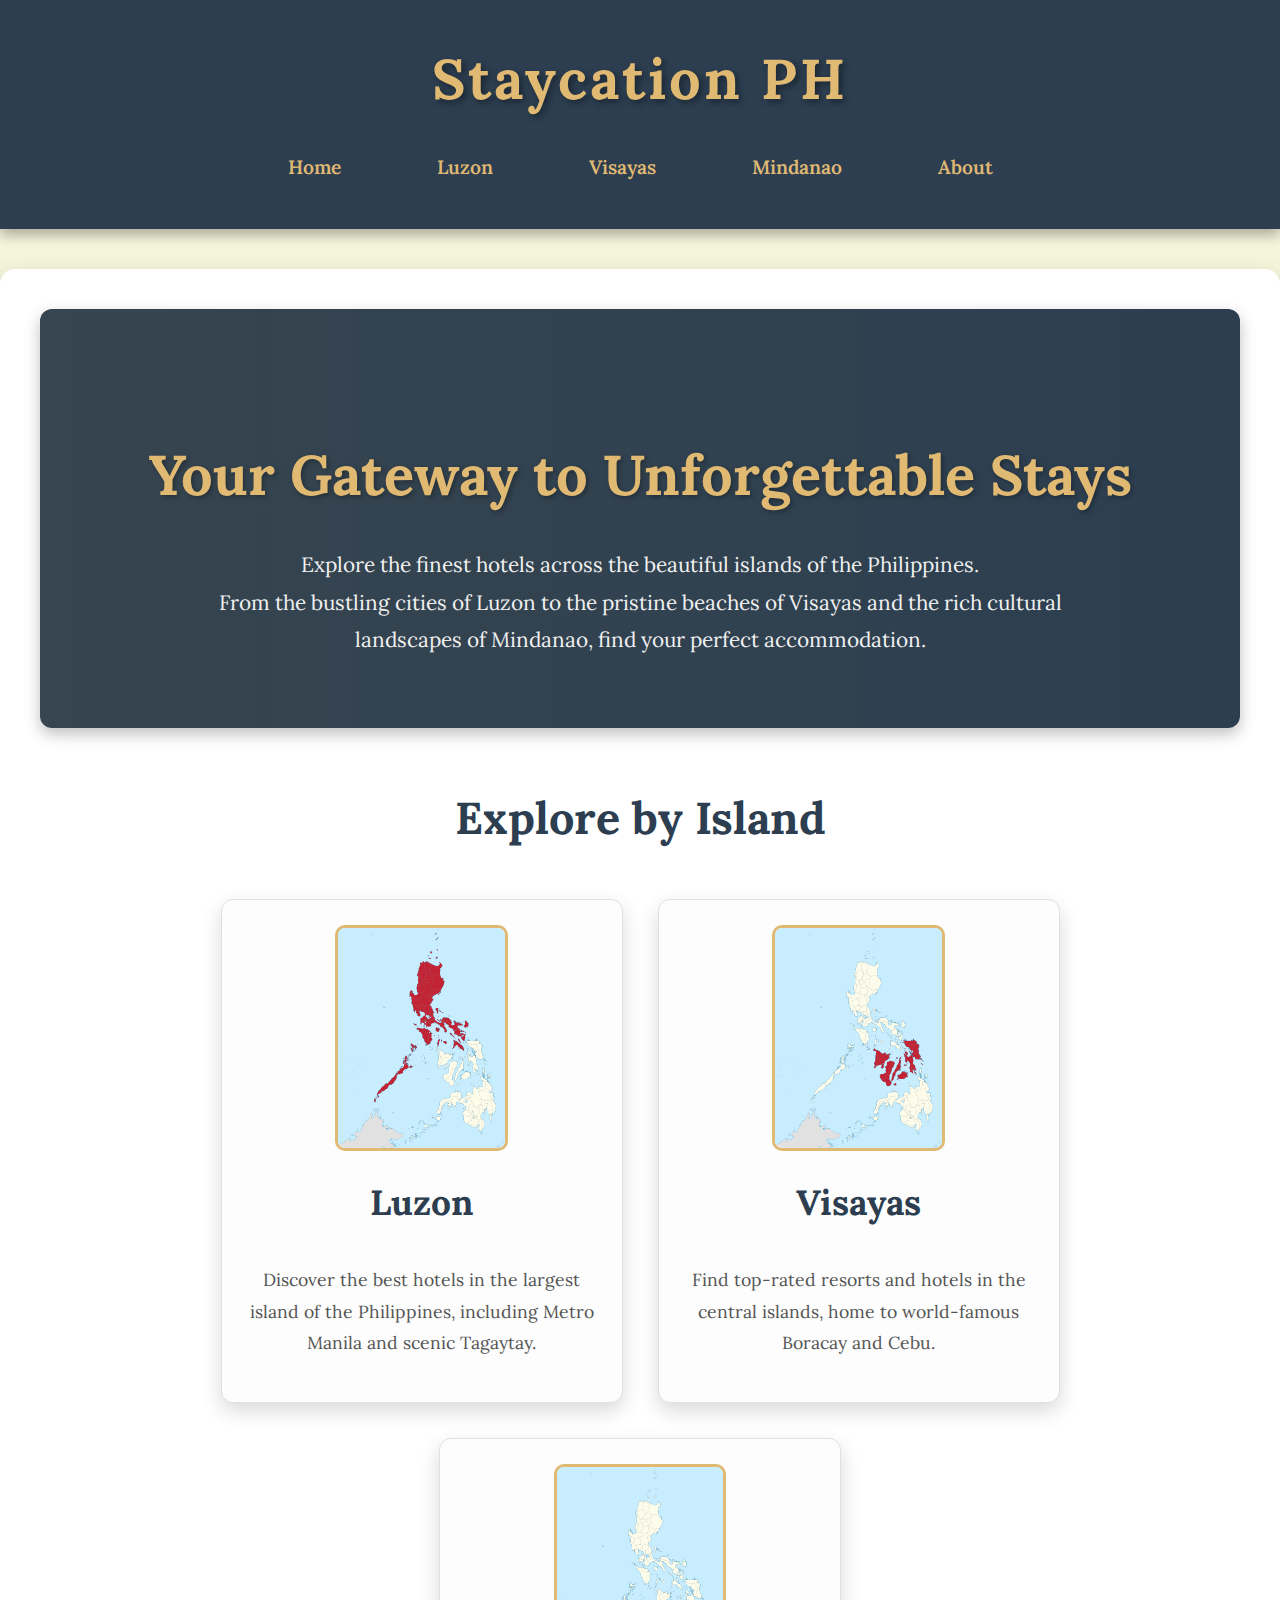
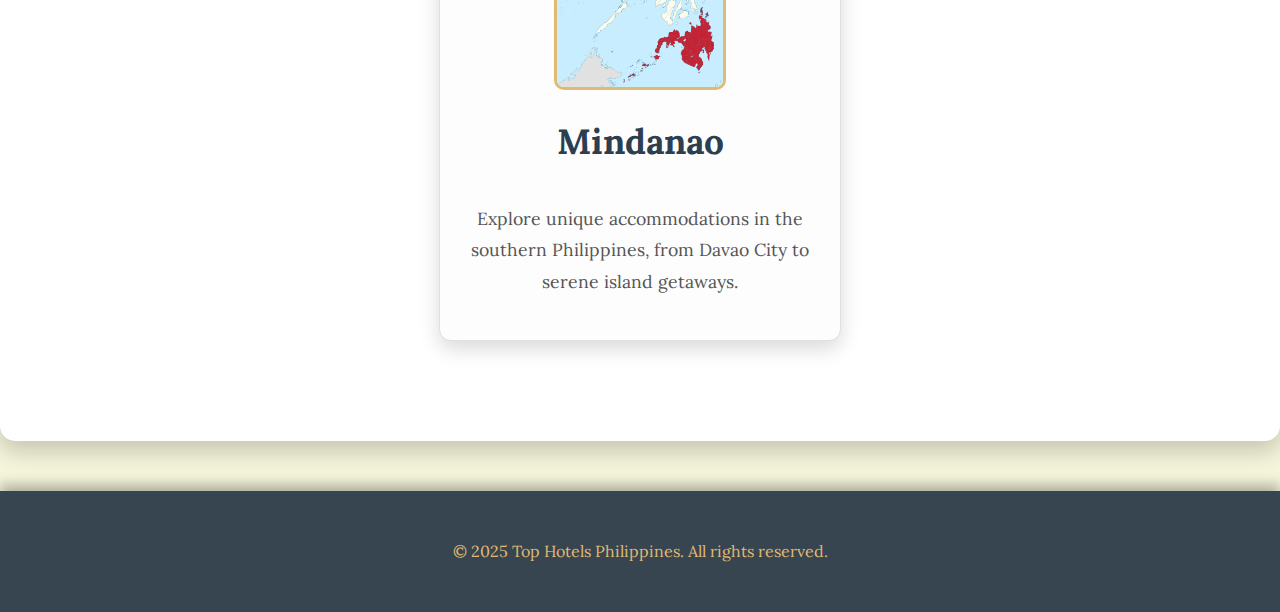
<file: index.html>
<!DOCTYPE html>
<html lang="en">
<head>
    <meta charset="UTF-8">
    <meta name="viewport" content="width=device-width, initial-scale=1.0">
    <title>Staycation PH - Discover Top Hotels</title>
    <link rel="stylesheet" href="style.css">
</head>
<body>
    <header>
        <h1>Staycation PH</h1>
        <nav>
            <ul>
                <li><a href="index.html">Home</a></li>
                <li><a href="luzon.html">Luzon</a></li>
                <li><a href="visayas.html">Visayas</a></li>
                <li><a href="mindanao.html">Mindanao</a></li>
                <li><a href="about.html">About</a></li>
            </ul>
        </nav>
    </header>

    <main>
        <section class="hero">
            <h2>Your Gateway to Unforgettable Stays</h2>
            <p>Explore the finest hotels across the beautiful islands of the Philippines.</p>
            <p>From the bustling cities of Luzon to the pristine beaches of Visayas and the rich cultural landscapes of Mindanao, find your perfect accommodation.</p>
        </section>

        <section class="island-links">
            <h3>Explore by Island</h3>
            <div class="island-cards">
                <a href="luzon.html" class="card">
                    <img src="imgs/Luzon.png" alt="Luzon Island">
                    <h4>Luzon</h4>
                    <p>Discover the best hotels in the largest island of the Philippines, including Metro Manila and scenic Tagaytay.</p>
                </a>
                <a href="visayas.html" class="card">
                    <img src="imgs/Visayas.png" alt="Visayas Islands">
                    <h4>Visayas</h4>
                    <p>Find top-rated resorts and hotels in the central islands, home to world-famous Boracay and Cebu.</p>
                </a>
                <a href="mindanao.html" class="card">
                    <img src="imgs/Mindanao.png" alt="Mindanao Island">
                    <h4>Mindanao</h4>
                    <p>Explore unique accommodations in the southern Philippines, from Davao City to serene island getaways.</p>
                </a>
            </div>
        </section>
    </main>

    <footer>
        <p>&copy; 2025 Top Hotels Philippines. All rights reserved.</p>
    </footer>
</body>
</html>
</file>
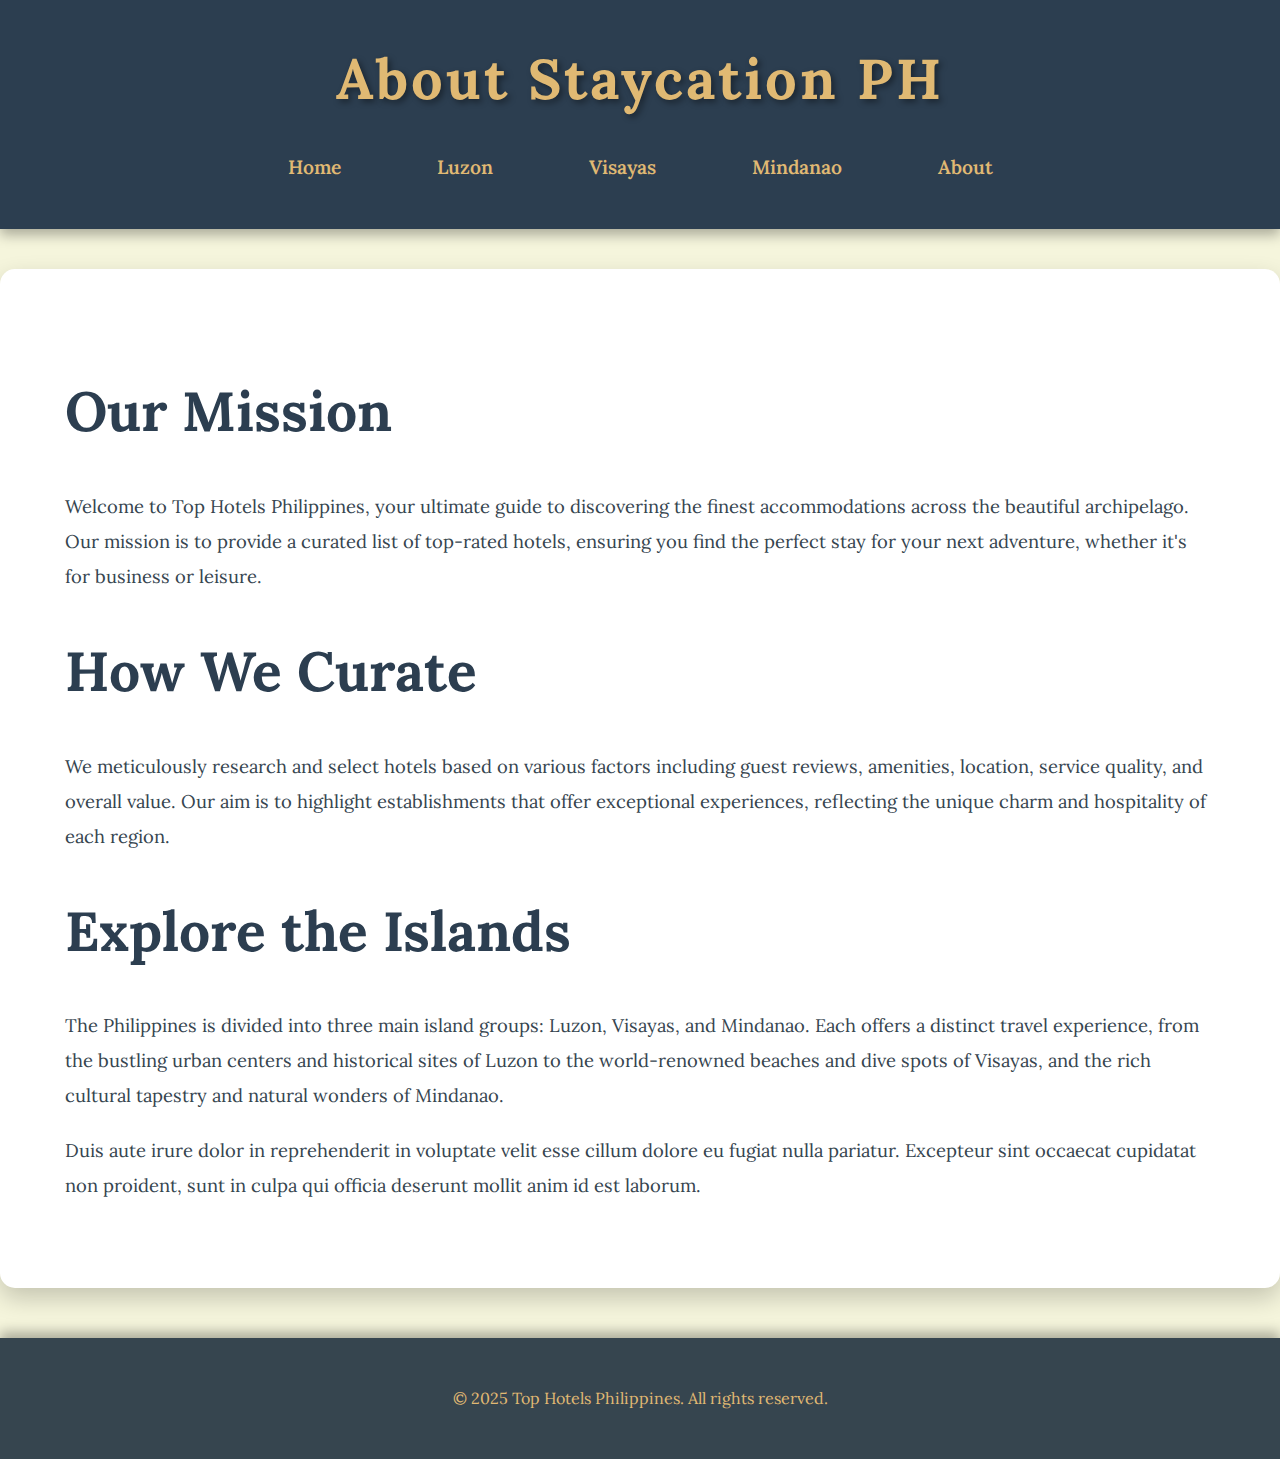
<file: about.html>
<!DOCTYPE html>
<html lang="en">
<head>
    <meta charset="UTF-8">
    <meta name="viewport" content="width=device-width, initial-scale=1.0">
    <title>About Staycation PH</title>
    <link rel="stylesheet" href="style.css">
</head>
<body>
    <header>
        <h1>About Staycation PH</h1>
        <nav>
            <ul>
                <li><a href="index.html">Home</a></li>
                <li><a href="luzon.html">Luzon</a></li>
                <li><a href="visayas.html">Visayas</a></li>
                <li><a href="mindanao.html">Mindanao</a></li>
                <li><a href="about.html">About</a></li>
            </ul>
        </nav>
    </header>

    <main>
        <section class="about-content">
            <h2>Our Mission</h2>
            <p>Welcome to Top Hotels Philippines, your ultimate guide to discovering the finest accommodations across the beautiful archipelago. Our mission is to provide a curated list of top-rated hotels, ensuring you find the perfect stay for your next adventure, whether it's for business or leisure.</p>

            <h2>How We Curate</h2>
            <p>We meticulously research and select hotels based on various factors including guest reviews, amenities, location, service quality, and overall value. Our aim is to highlight establishments that offer exceptional experiences, reflecting the unique charm and hospitality of each region.</p>

            <h2>Explore the Islands</h2>
            <p>The Philippines is divided into three main island groups: Luzon, Visayas, and Mindanao. Each offers a distinct travel experience, from the bustling urban centers and historical sites of Luzon to the world-renowned beaches and dive spots of Visayas, and the rich cultural tapestry and natural wonders of Mindanao.</p>
            <p>Duis aute irure dolor in reprehenderit in voluptate velit esse cillum dolore eu fugiat nulla pariatur. Excepteur sint occaecat cupidatat non proident, sunt in culpa qui officia deserunt mollit anim id est laborum.</p>
        </section>
    </main>

    <footer>
        <p>&copy; 2025 Top Hotels Philippines. All rights reserved.</p>
    </footer>
</body>
</html>
</file>
<file: style.css>
@import url('https://fonts.googleapis.com/css2?family=Lora:ital,wght@0,400..700;1,400..700&display=swap');

/* General Body Styles */
body {
    font-family: 'Lora', serif; /* Elegant serif font */
    margin: 0;
    padding: 0;
    background-color: #f5f5dc; /* Creamy background */
    color: #36454F; /* Charcoal gray for text */
    line-height: 1.8;
}

/* Header Styles */
header {
    background-color: #2c3e50; /* Deep charcoal */
    color: #e0b973; /* Muted gold */
    padding: 1.8em 0;
    text-align: center;
    box-shadow: 0 6px 12px rgba(0, 0, 0, 0.3);
}

header h1 {
    margin: 0;
    font-size: 3.5em;
    letter-spacing: 3px;
    text-shadow: 3px 3px 6px rgba(0, 0, 0, 0.4);
    font-family: 'Lora', serif;
}

/* Navigation Styles */
nav ul {
    list-style: none;
    padding: 0;
    text-align: center;
    margin-top: 20px;
}

nav ul li {
    display: inline-block;
    margin: 0 25px;
}

nav ul li a {
    color: #e0b973; /* Muted gold */
    text-decoration: none;
    font-weight: 600;
    font-size: 1.2em;
    padding: 10px 20px;
    border-radius: 8px;
    transition: background-color 0.4s ease, transform 0.3s ease, color 0.4s ease;
    border: 1px solid transparent; /* For subtle hover effect */
}

nav ul li a:hover {
    background-color: #36454F; /* Charcoal on hover */
    color: #ffffff; /* White text on hover */
    transform: translateY(-3px);
    border-color: #e0b973; /* Gold border on hover */
}

/* Main Content Area */
main {
    padding: 40px;
    max-width: 1200px;
    margin: 40px auto;
    background-color: #ffffff;
    box-shadow: 0 10px 25px rgba(0, 0, 0, 0.2);
    border-radius: 15px;
}

/* Hero Section */
.hero {
    text-align: center;
    padding: 70px 40px;
    background: linear-gradient(to right, #36454F, #2c3e50); /* Deep charcoal gradient */
    color: #ffffff;
    border-radius: 12px;
    margin-bottom: 50px;
    box-shadow: 0 6px 15px rgba(0, 0, 0, 0.25);
}

.hero h2 {
    font-size: 3.5em;
    margin-bottom: 20px;
    text-shadow: 2px 2px 5px rgba(0, 0, 0, 0.3);
    font-family: 'Lora', serif;
    color: #e0b973; /* Muted gold */
}

.hero p {
    font-size: 1.3em;
    max-width: 900px;
    margin: 0 auto;
    color: #f0f0f0;
}

/* Island Links Section */
.island-links {
    text-align: center;
    margin-bottom: 60px;
}

.island-links h3 {
    font-size: 2.8em;
    color: #2c3e50; /* Deep charcoal */
    margin-bottom: 40px;
    font-family: 'Lora', serif;
}

.island-cards {
    display: flex;
    justify-content: center;
    flex-wrap: wrap;
    gap: 35px;
}

.island-cards .card {
    background-color: #fdfdfd;
    border: 1px solid #e0e0e0;
    border-radius: 12px;
    padding: 25px;
    width: 350px; /* Slightly wider cards */
    text-align: center;
    text-decoration: none;
    color: #36454F;
    box-shadow: 0 8px 20px rgba(0, 0, 0, 0.15);
    transition: transform 0.4s ease, box-shadow 0.4s ease;
    display: flex;
    flex-direction: column;
    align-items: center;
}

.island-cards .card:hover {
    transform: translateY(-10px);
    box-shadow: 0 15px 35px rgba(0, 0, 0, 0.25);
}

.island-cards .card img {
    max-width: 100%;
    height: 220px; /* Larger images */
    object-fit: cover;
    border-radius: 10px;
    margin-bottom: 20px;
    border: 3px solid #e0b973; /* Gold border for images */
}

.island-cards .card h4 {
    font-size: 2.2em;
    color: #2c3e50; /* Deep charcoal */
    margin-top: 0;
    margin-bottom: 12px;
    font-family: 'Lora', serif;
}

.island-cards .card p {
    font-size: 1.1em;
    color: #555;
}

/* Hotel List Section */
.hotel-list h2 {
    text-align: center;
    color: #2c3e50; /* Deep charcoal */
    font-size: 3em;
    margin-bottom: 50px;
    text-shadow: 1px 1px 3px rgba(0, 0, 0, 0.15);
    font-family: 'Lora', serif;
}

.hotels-grid {
    display: grid;
    grid-template-columns: repeat(auto-fit, minmax(320px, 1fr));
    gap: 35px;
}

.hotel-card {
    background-color: #ffffff;
    border: 1px solid #e8e8e8;
    border-radius: 12px;
    overflow: hidden;
    box-shadow: 0 8px 20px rgba(0, 0, 0, 0.15);
    display: flex;
    flex-direction: column;
    transition: transform 0.4s ease, box-shadow 0.4s ease;
    cursor: pointer; /* Indicate clickable */
}

.hotel-card:hover {
    transform: translateY(-8px);
    box-shadow: 0 15px 35px rgba(0, 0, 0, 0.25);
}

.hotel-card img {
    width: 100%;
    height: 250px; /* Even larger hotel images */
    object-fit: cover;
    border-bottom: 1px solid #f0f0f0;
}

.hotel-card-content {
    padding: 25px;
    flex-grow: 1;
    display: flex;
    flex-direction: column;
}

.hotel-card h3 {
    margin-top: 0;
    font-size: 2em;
    color: #2c3e50; /* Deep charcoal */
    margin-bottom: 10px;
    font-family: 'Lora', serif;
}

.hotel-card .location {
    font-weight: 700;
    color: #e0b973; /* Muted gold for location */
    font-size: 1.2em;
    margin-bottom: 10px;
}

.hotel-card p {
    font-size: 0.9em;
    line-height: 1.5;
    color: #555;
    flex-grow: 1;
}

.hotel-card .ratings {
    font-weight: 600;
    color: #e0b973; /* Muted gold for ratings */
    font-size: 1.1em;
    margin-top: 10px;
}

/* About Content */
.about-content {
    padding: 25px;
    line-height: 1.9;
    font-size: 1.15em;
}

.about-content h2 {
    color: #2c3e50; /* Deep charcoal */
    font-size: 3em;
    margin-top: 25px;
    margin-bottom: 25px;
    font-family: 'Lora', serif;
}

.about-content p {
    margin-bottom: 20px;
}

/* Footer Styles */
footer {
    text-align: center;
    padding: 30px;
    background-color: #36454F; /* Charcoal gray */
    color: #e0b973; /* Muted gold */
    margin-top: 50px;
    font-size: 1em;
    box-shadow: 0 -6px 12px rgba(0, 0, 0, 0.3);
}

/* Modal Styles */
.modal {
    display: none; /* Hidden by default */
    position: fixed; /* Stay in place */
    z-index: 1000; /* Sit on top */
    left: 0;
    top: 0;
    width: 100%; /* Full width */
    height: 100%; /* Full height */
    overflow: auto; /* Enable scroll if needed */
    background-color: rgba(0,0,0,0.7); /* Black w/ opacity */
    backdrop-filter: blur(5px); /* Frosted glass effect */
    -webkit-backdrop-filter: blur(5px); /* Safari support */
}

.modal-content {
    background-color: #fefefe;
    margin: 5vh auto; /* Use vh for vertical margin */
    padding: 30px;
    border: 1px solid #888;
    width: 90%; /* More flexible width */
    max-width: 900px;
    border-radius: 15px;
    box-shadow: 0 10px 30px rgba(0,0,0,0.4);
    position: relative;
    animation: fadeIn 0.5s;
}

@keyframes fadeIn {
    from {opacity: 0; transform: translateY(-20px);}
    to {opacity: 1; transform: translateY(0);}
}

.close-button {
    color: #aaa;
    float: right;
    font-size: 38px;
    font-weight: bold;
    position: absolute;
    top: 10px;
    right: 20px;
    cursor: pointer;
    transition: color 0.3s ease;
}

.close-button:hover,
.close-button:focus {
    color: #36454F;
    text-decoration: none;
    cursor: pointer;
}

.modal-body {
    padding-top: 20px;
    text-align: center;
}

.modal-body h2 {
    font-size: 2.5em;
    color: #2c3e50;
    margin-bottom: 10px;
}

.modal-body p {
    font-size: 1.1em;
    color: #555;
    margin-bottom: 8px;
}

.modal-body #modal-description {
    text-align: left;
    margin-top: 20px;
    line-height: 1.8;
    color: #36454F;
}

/* Media Carousel */
.media-carousel {
    position: relative;
    width: 100%;
    max-width: 700px; /* Max width for media */
    margin: 0 auto 20px auto;
    height: 400px; /* Fixed height for carousel */
    overflow: hidden;
    border-radius: 10px;
    box-shadow: 0 5px 15px rgba(0,0,0,0.2);
}

.media-carousel img, .media-carousel video {
    width: 100%;
    height: 100%;
    object-fit: cover;
    position: absolute;
    top: 0;
    left: 0;
    transition: opacity 0.5s ease;
}

.media-carousel .hidden-media {
    opacity: 0;
    pointer-events: none;
}

.media-carousel .active-media {
    opacity: 1;
    pointer-events: auto;
}

.prev-media, .next-media {
    cursor: pointer;
    position: absolute;
    top: 50%;
    width: auto;
    padding: 16px;
    margin-top: -22px;
    color: white;
    font-weight: bold;
    font-size: 24px;
    transition: 0.6s ease;
    border-radius: 0 3px 3px 0;
    user-select: none;
    background-color: rgba(0,0,0,0.5);
    border: none;
    z-index: 10;
}

.next-media {
    right: 0;
    border-radius: 3px 0 0 3px;
}

.prev-media:hover, .next-media:hover {
    background-color: rgba(0,0,0,0.8);
}

/* Responsive Design */
@media (max-width: 992px) {
    header h1 {
        font-size: 2.8em;
    }

    nav ul li {
        margin: 0 15px;
    }

    nav ul li a {
        font-size: 1.1em;
    }

    .hero h2 {
        font-size: 2.8em;
    }

    .hero p {
        font-size: 1.1em;
    }

    .island-cards .card, .hotel-card {
        max-width: 45%; /* Adjust for two columns on tablets */
    }

    main {
        padding: 30px;
        margin: 30px auto;
    }

    .hotel-card img {
        height: 200px;
    }

    .modal-content {
        width: 90%;
        margin: 10% auto;
    }

    .media-carousel {
        padding-bottom: 45%; /* Adjust aspect ratio for tablets */
        max-height: 300px;
    }
}

@media (max-width: 768px) {
    header h1 {
        font-size: 2.2em;
    }

    nav ul li {
        display: block;
        margin: 10px 0;
    }

    nav ul li a {
        display: block;
        padding: 8px 15px;
    }

    .hero {
        padding: 50px 30px;
    }

    .hero h2 {
        font-size: 2.2em;
    }

    .hero p {
        font-size: 1em;
    }

    .island-cards, .hotels-grid {
        grid-template-columns: 1fr;
    }

    .island-cards .card, .hotel-card {
        max-width: 100%; /* Full width on smaller screens */
    }

    main {
        padding: 20px;
    }

    .hotel-card img {
        height: 180px;
    }

    .hotel-list h2, .about-content h2 {
        font-size: 2.5em;
    }

    .modal-content {
        margin: 5vh auto; /* Adjust for smaller screens */
        padding: 20px;
    }

    .media-carousel {
        padding-bottom: 56.25%; /* Maintain 16:9 aspect ratio */
        max-height: 250px;
    }

    .prev-media, .next-media {
        padding: 12px;
        font-size: 20px;
    }
}

@media (max-width: 480px) {
    header h1 {
        font-size: 1.8em;
    }

    .hero h2 {
        font-size: 1.8em;
    }

    .hero p {
        font-size: 0.9em;
    }

    .island-cards .card, .hotel-card {
        padding: 15px;
    }

    .hotel-card img {
        height: 150px;
    }

    .hotel-card h3 {
        font-size: 1.6em;
    }

    .hotel-card .location {
        font-size: 1.1em;
    }

    .about-content {
        font-size: 1em;
    }

    .hotel-list h2, .about-content h2 {
        font-size: 2em;
    }

    .media-carousel {
        padding-bottom: 56.25%; /* Maintain 16:9 aspect ratio */
        max-height: 200px;
    }

    .prev-media, .next-media {
        padding: 8px;
        font-size: 18px;
    }
}
</file>
